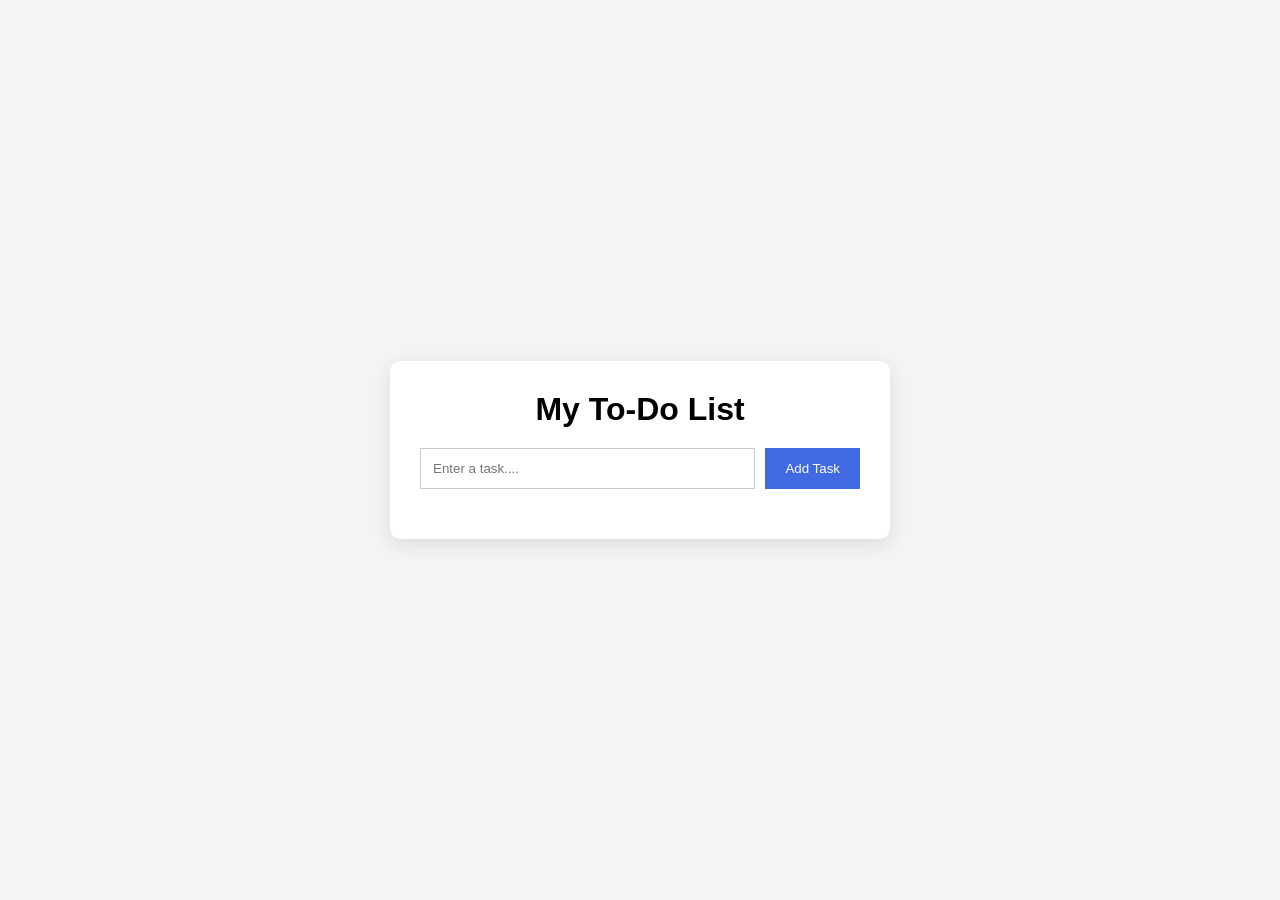
<file: JavaScript/TODO-APP/index.html>
<!DOCTYPE html>
<html lang="en">
<head>
    <meta charset="UTF-8">
    <meta name="viewport" content="width=device-width, initial-scale=1.0">
    <title>My TO-DO List</title>
    <link rel="stylesheet" href="style.css">
</head>
<body>
    
    <main class="todo-container">
        
        <h1>My To-Do List</h1>

        <form id="todoForm">

            <input 
                type="text"
                id="todoInput"
                placeholder="Enter a task...."
            >

            <button type="submit">
                Add Task
            </button>
        </form>

        <ul id="todoList"></ul>
    </main>

    <script src="script.js"></script>

</body>
</html>
</file>
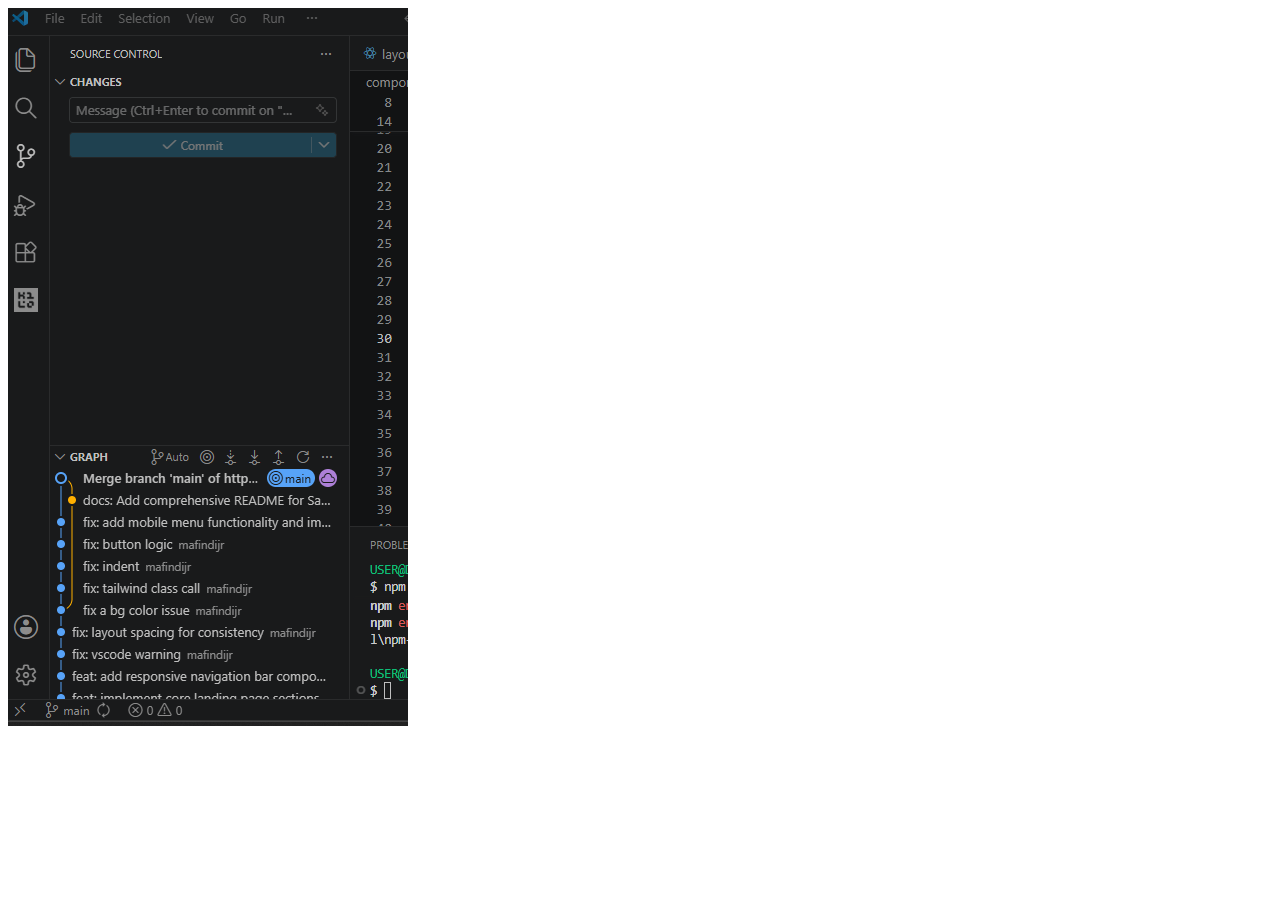
<file: drop-image.html>
<!DOCTYPE html>
<html lang="en">
<head>
    <meta charset="UTF-8">
    <meta name="viewport" content="width=device-width, initial-scale=1.0">
    <title>Drop Image Practice</title>
</head>
<body>

    <div style="width: 400px; overflow: scroll; object-fit: cover;">
        <img src="./image/webimg.png" alt="screenshort of a webpge">
    </div>
</body>
</html>
</file>
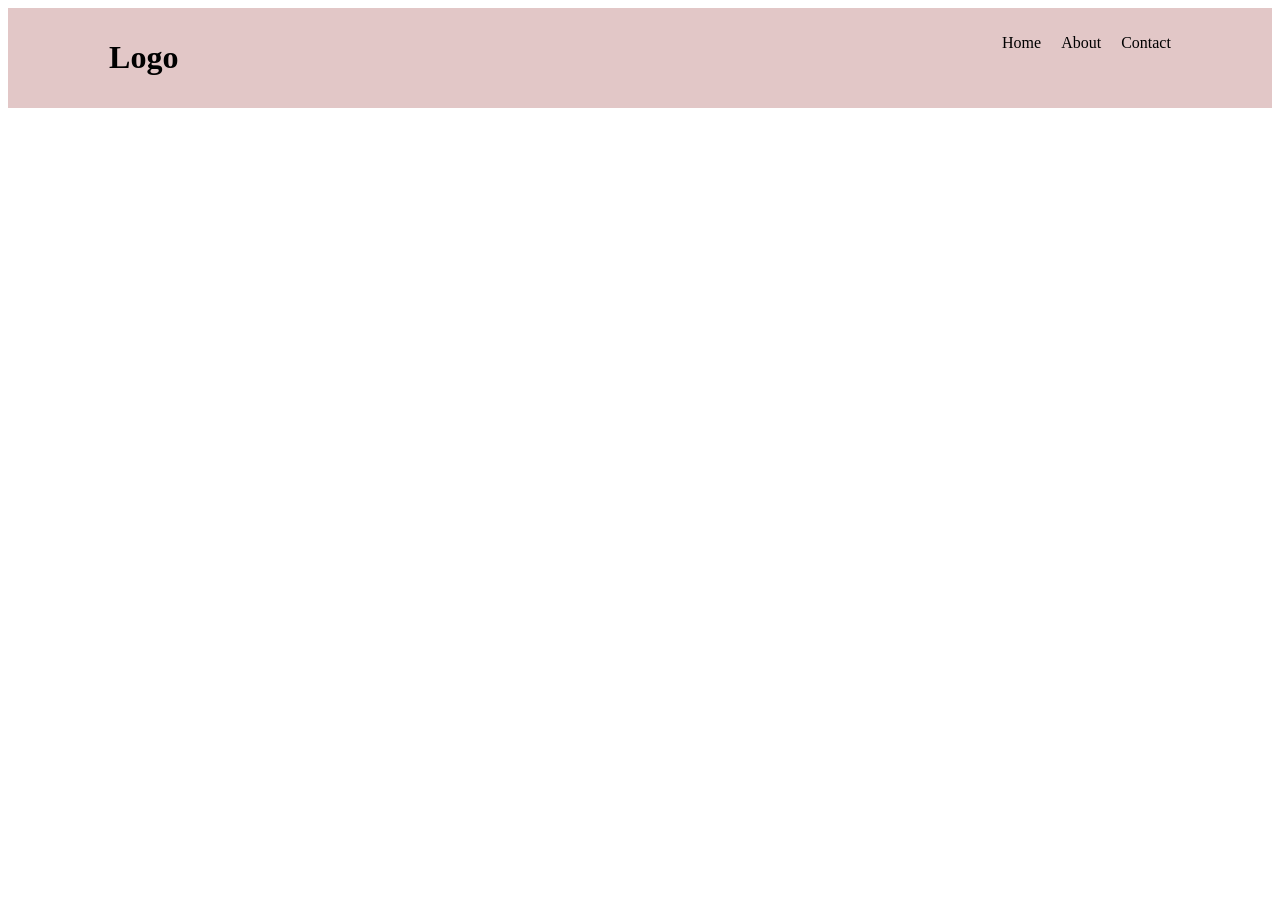
<file: flex-box.html>
<!DOCTYPE html>
<html lang="en">
<head>
    <meta charset="UTF-8">
    <meta name="viewport" content="width=device-width, initial-scale=1.0">
    <title>Nav Bar</title>
    <style>
        .container {
            display: flex;
            justify-content: space-between;
            padding: 10px 8%;
            background: #e2c7c7;
        }

        ul {
            display: flex;
            gap: 20px;
            list-style: none;
        }

        ul a {
            text-decoration: none;
            color: black;
        }
    </style>
</head>
<body>
    <div class="container">
        <h1>Logo</h1>

        <ul>
            <li><a href="#">Home</a></li>
            <li><a href="#">About</a></li>
            <li><a href="#">Contact</a></li>
        </ul>
    </div>
</body>
</html>
</file>
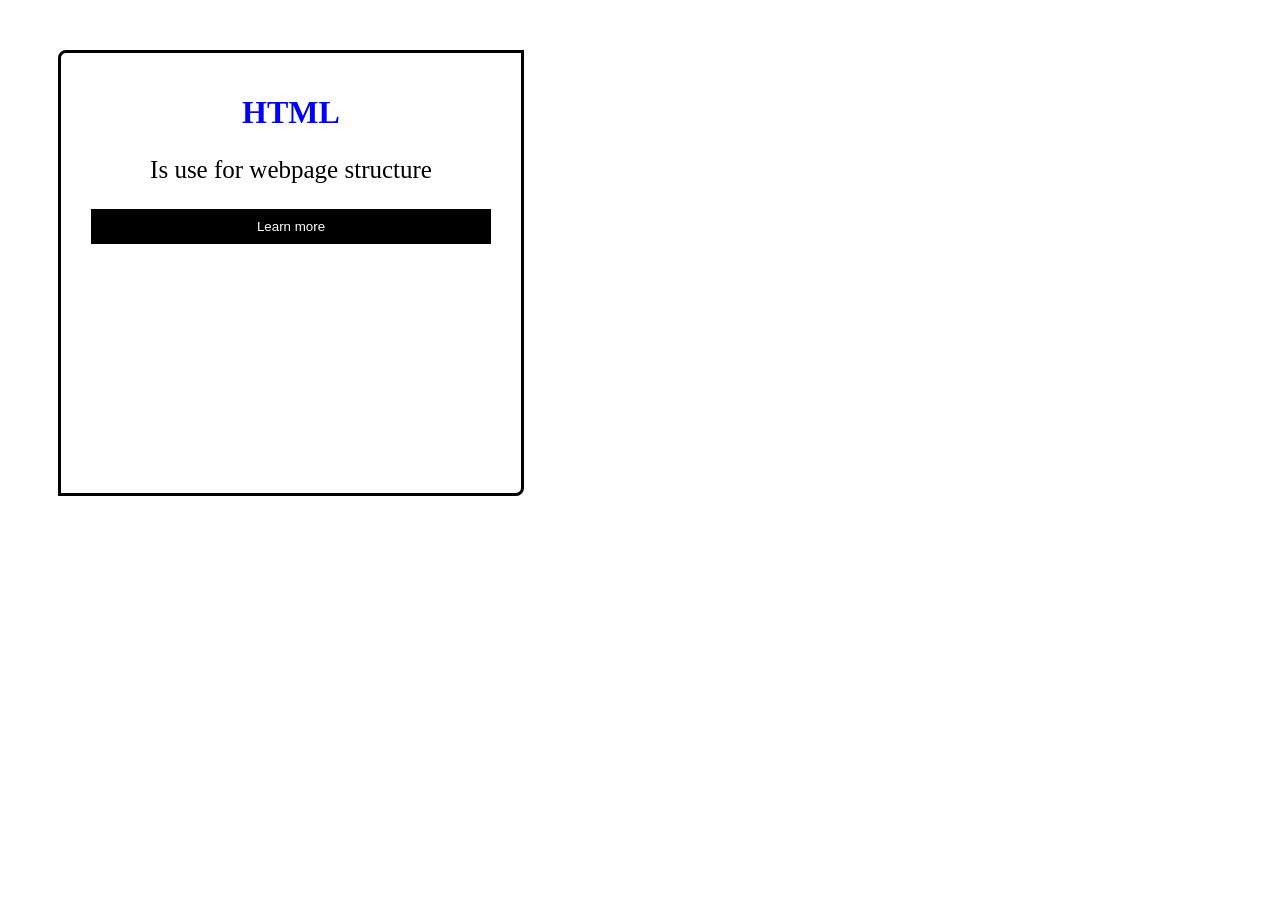
<file: selectors.html>
<!DOCTYPE html>
<html lang="en">
<head>
    <meta charset="UTF-8">
    <meta name="viewport" content="width=device-width, initial-scale=1.0">
    <title>Learning about div and css seletors</title>
    <style>
        /*id selector*/
        #container {
            width: 400px;
            height: 400px;
            border: solid black;
            padding: 20px 30px;
            margin: 50px;
            border-radius: 8px 0px;
            /* padding-top: 50px;
            padding-left: 50px; */
        }

        /*class selector*/
        .head-text {
            color: blue;
        }
        
        /*element selector*/
        p {
            font-size: 25px;
        }

        /*decendant selctor*/
        div button {
            background-color: #000;
            width: 100%;
            color: white;
            border: none;
            padding: 10px 30px;
        }

        /*pseudo selector*/
        button:hover {
            cursor: pointer;
            background: blue;
        }

    </style>
</head>
<body>
    <div id="container">
        <center>
            <h1 class="head-text">HTML</h1>
            <p>Is use for webpage structure</p>
            <button>Learn more</button>
        </center>
    </div>
</body>
</html>
</file>
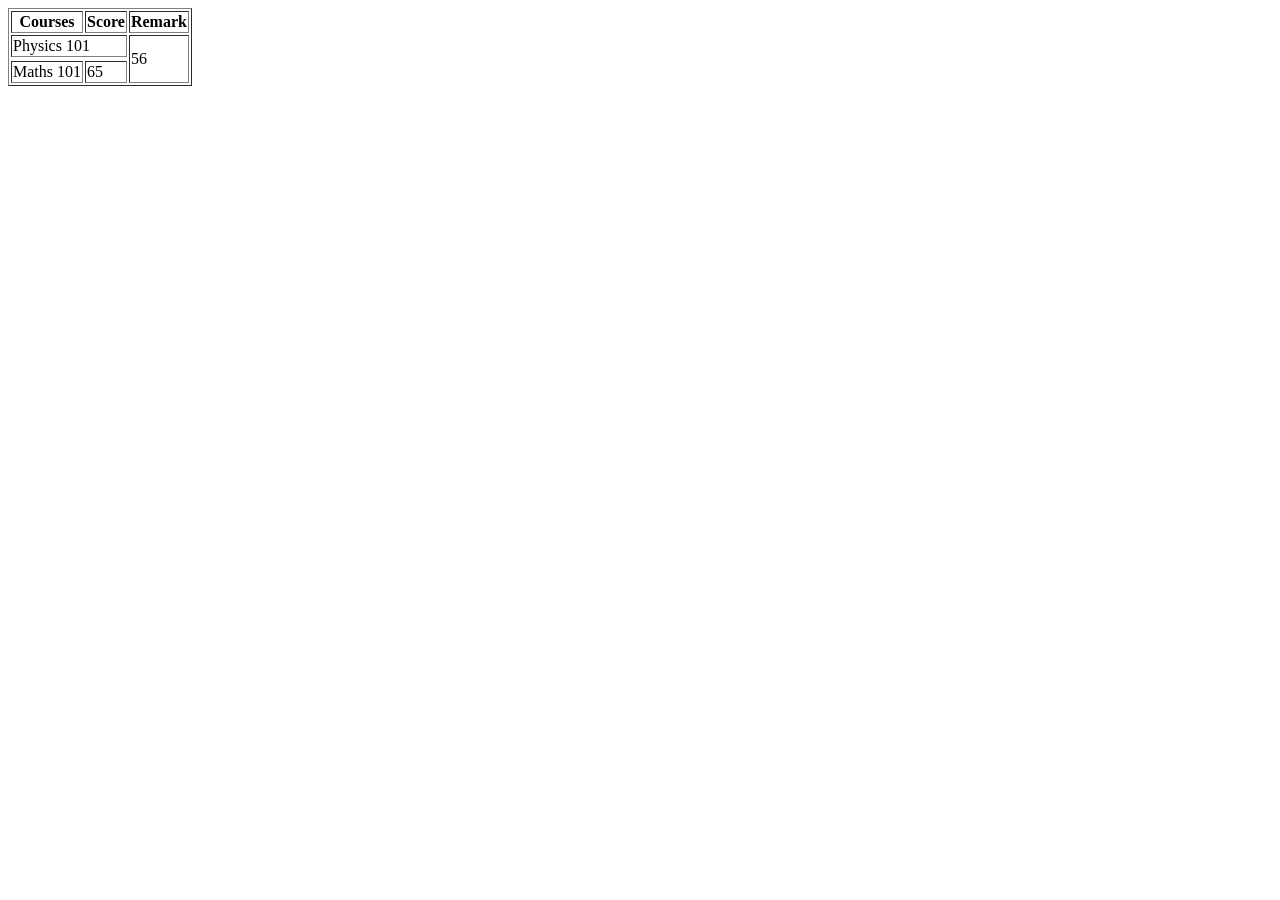
<file: table.html>
<!DOCTYPE html>
<html lang="en">
<head>
    <meta charset="UTF-8">
    <meta name="viewport" content="width=device-width, initial-scale=1.0">
    <title>table practive</title>
</head>
<body>
   <table border="1">
    <tr>
        <th>Courses</th>
        <th>Score</th>
        <th>Remark</th>
    </tr>
    <tr>
        <td colspan="2">Physics 101</td>
        <td rowspan="3">56</td>
        <!-- <td>c</td> -->
    </tr>
    <tr>
        <tr>
            <td>Maths 101</td>
            <td>65</td>
            <!-- <td>A</td> -->
        </tr>
    </tr>
   </table> 
</body>
</html>
</file>
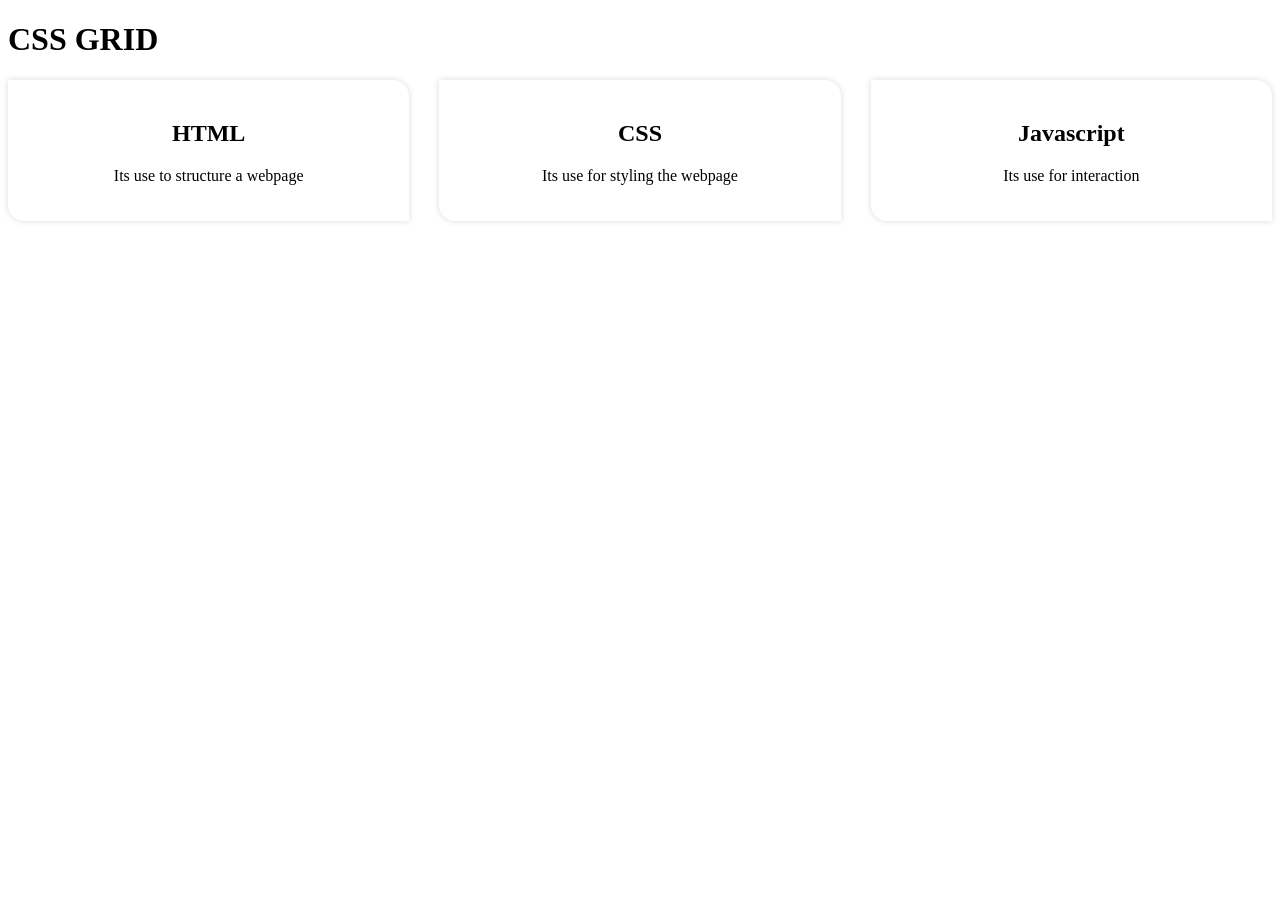
<file: CSS-Grid/grid.html>
<!DOCTYPE html>
<html lang="en">
<head>
    <meta charset="UTF-8">
    <meta name="viewport" content="width=device-width, initial-scale=1.0">
    <title>CSS Grid</title>
    <link rel="stylesheet" href="grid.css">
</head>
<body>

    <h1>CSS GRID</h1>

    <div id="container">

        <div class="card">
            <h2>HTML</h2>
            <p>Its use to structure a webpage</p>
        </div>

        <div class="card">
            <h2>
                CSS
            </h2>
            <p>Its use for styling the webpage</p>
        </div>

        <div class="card">
            <h2>Javascript</h2>
            <p>Its use for interaction</p>
        </div>

    </div>
</body>
</html>
</file>
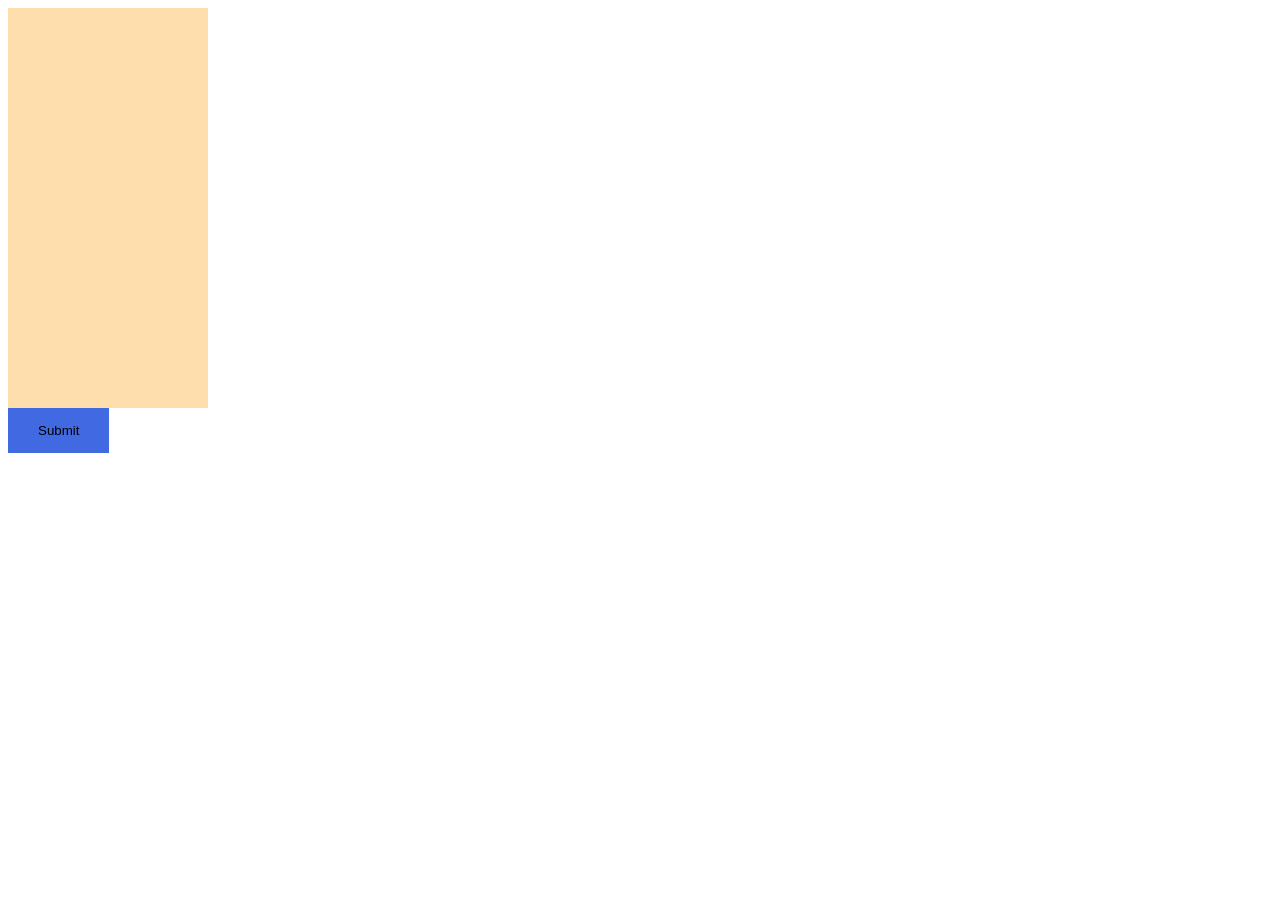
<file: CSS-Positions-Animation/animation-transition.html>
<!DOCTYPE html>
<html lang="en">
<head>
    <meta charset="UTF-8">
    <meta name="viewport" content="width=device-width, initial-scale=1.0">
    <title>Transition & Animations</title>
    <style>
        button {
        background-color: royalblue;
        padding: 15px 30px;
        border: none;
        cursor: pointer;
        transition: 0.5s;
        }

        button:hover {
            background-color: navy;
            transform: scale(1.1);
        }

        .card {
            width: 200px;
            height: 400px;
            background: navajowhite;
            transition: transform 0.4s, box-shadow 0.4s;
            
            
        }

        .card:hover {
            transform: translateY(-10px);
            box-shadow: 0 10px 20px rgba(0, 0, 0, 0.2);
            transform: rotate(50deg);

        }
    </style>
</head>
<body>

    <div class="card">

    </div>
    
    <button>
        Submit
    </button>
</body>
</html>
</file>
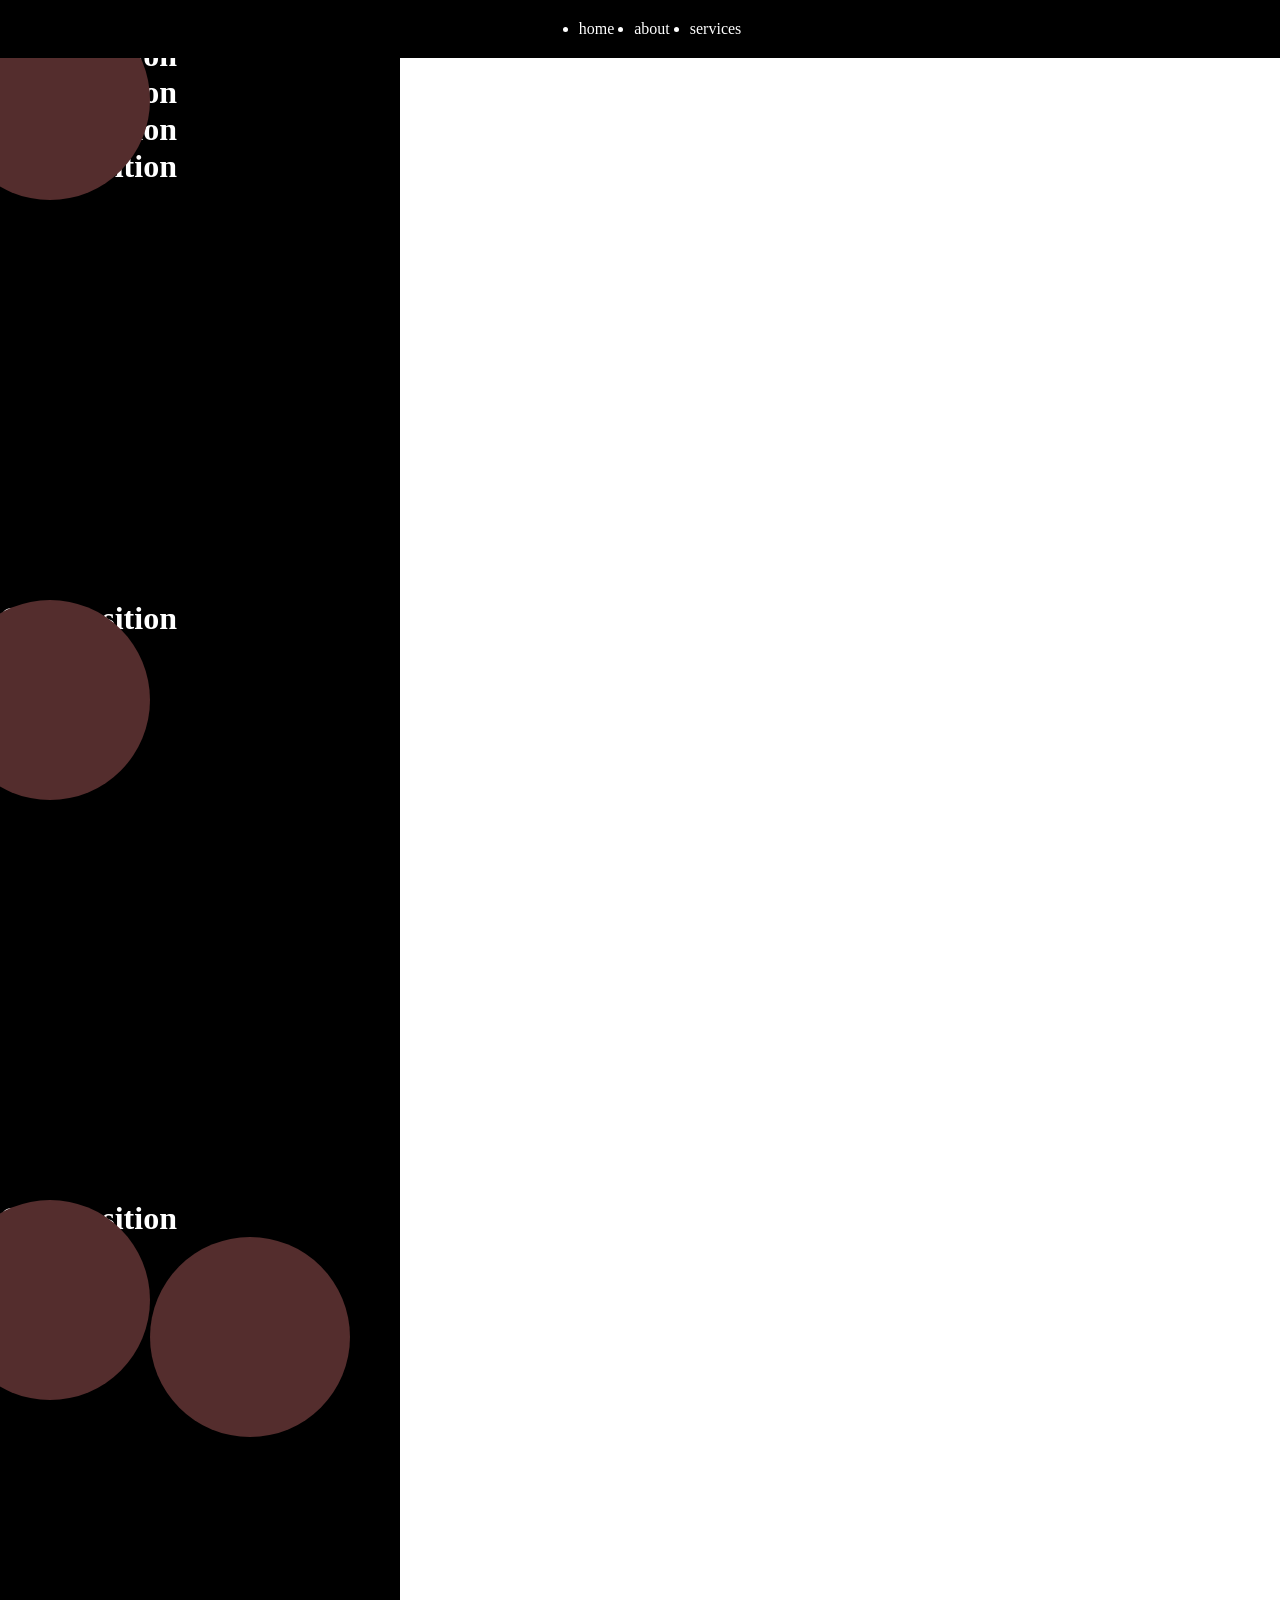
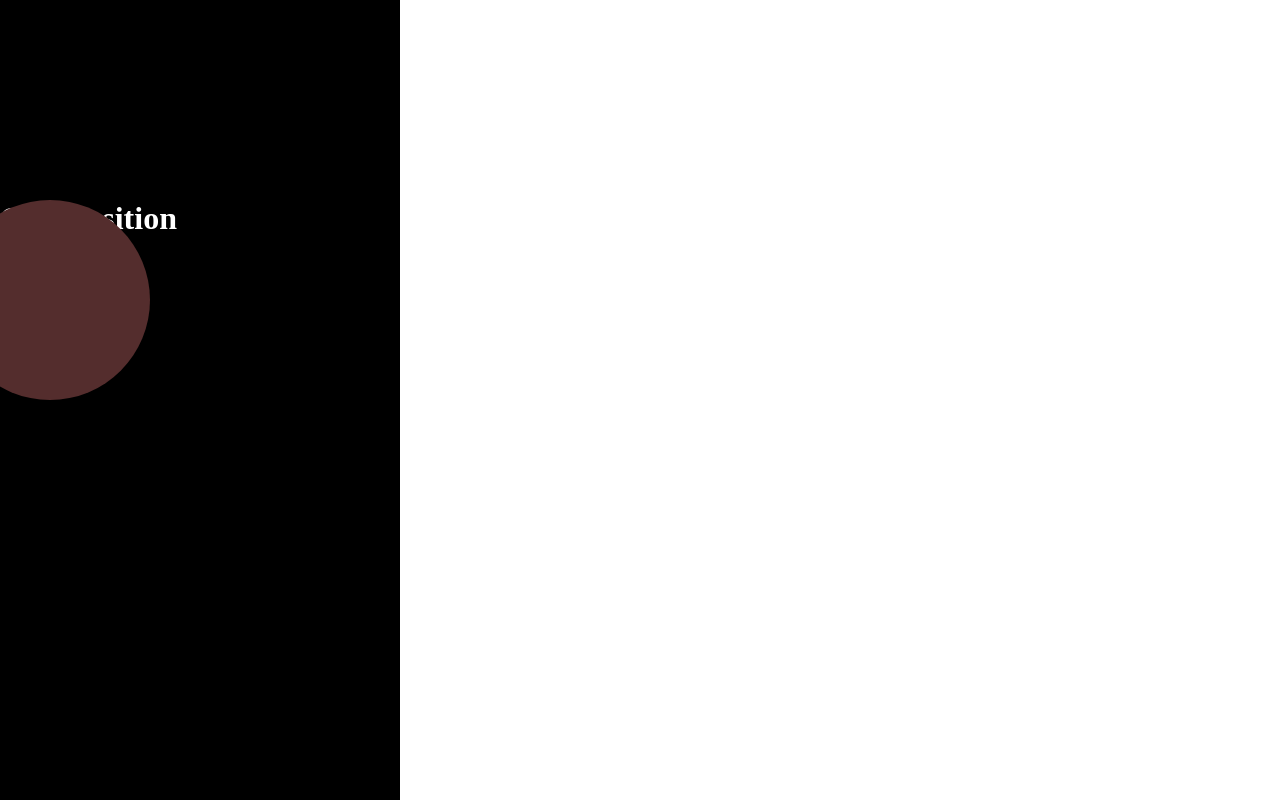
<file: CSS-Positions-Animation/css-position.html>
<!DOCTYPE html>
<html lang="en">
<head>
    <meta charset="UTF-8">
    <meta name="viewport" content="width=device-width, initial-scale=1.0">
    <title>Position</title>
    <style>
        * {
            padding: 0;
            margin: 0;
        }
        body {
            display: block;
            justify-content: center;
        }

        nav {
            display: flex;
            gap: 20px;
            background: #000;
            color: white;
            position: fixed;
            z-index: 10;
            width: 100%;
            height: auto;
            padding: 20px;
            justify-content: center;
            align-items: center;
        }

        nav ul {
            display: flex;
            gap: 20px;
        }

        div {
            width: 400px;
            height: 600px;
            background: #000;
            color: white;
            position: relative;

        }

        .absolute-div {
            margin-left: -50px;
            width: 200px;
            height: 200px;
            border-radius: 100%;
            background: #542d2d;
            position: absolute;
            top: 0;
        }

        .sticky-div {
            width: 200px;
            height: 200px;
            border-radius: 100%;
            background: #542d2d;
            right: 0;
            top: 0;
            left: 150px;
            position: sticky;
        }
    </style>
</head>
<body>

    <nav>
        <ul>
            <li>home</li>
            <li>about</li>
            <li>services</li>
        </ul>
    </nav>
    <div>
        <h1>CSS Position</h1>
        <h1>CSS Position</h1>
        <h1>CSS Position</h1>
        <h1>CSS Position</h1>
        <h1>CSS Position</h1>
        <div class="absolute-div">

        </div>
    </div>
    <div>
        <h1>CSS Position</h1>
        <div class="absolute-div">

        </div>
    </div>
    <div>
        <h1>CSS Position</h1>
        <div class="sticky-div">

        </div>
        <div class="absolute-div">

        </div>
    </div>
    <div>
        <h1>CSS Position</h1>
        <div class="absolute-div">

        </div>
    </div>
</body>
</html>
</file>
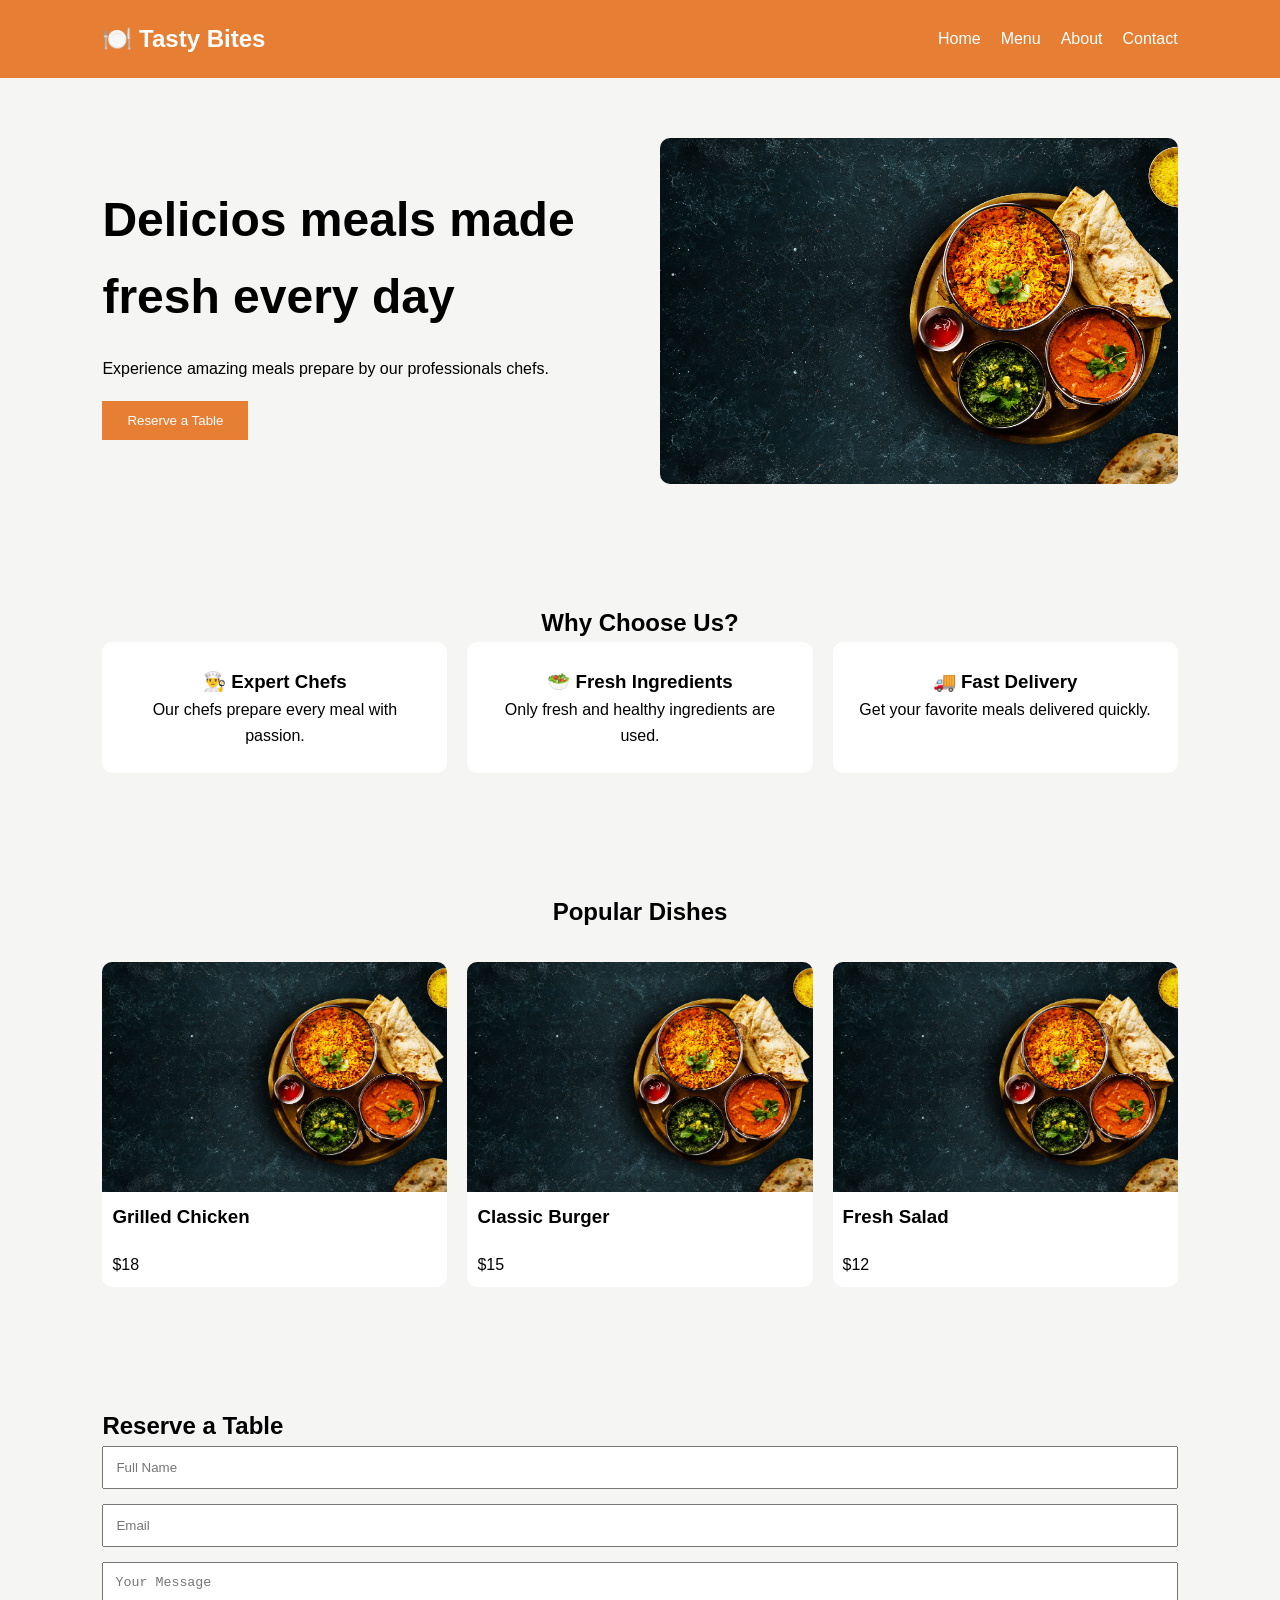
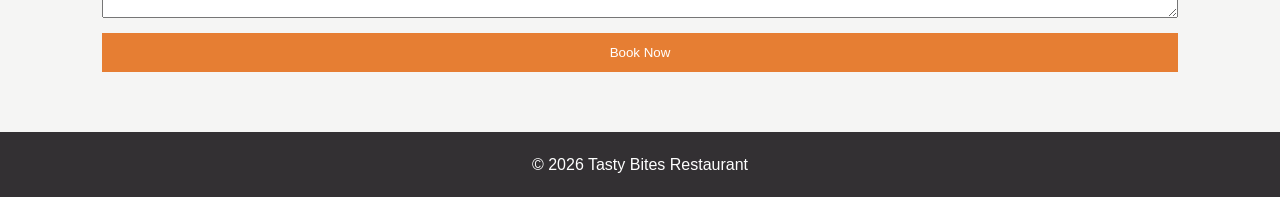
<file: restaurant-landing-page/landing-page.html>
<!DOCTYPE html>
<html lang="en">
<head>
    <meta charset="UTF-8">
    <meta name="viewport" content="width=device-width, initial-scale=1.0">
    <title>Tasty Bites Restaurant</title>
    <link rel="stylesheet" href="landing-page.css">
</head>
<body>
    <header>
        <nav class="navbar">
            <h2 class="logo">🍽️ Tasty Bites</h2>

            <ul class="nav-links">
                <li><a href="#">Home</a></li>
                <li><a href="#">Menu</a></li>
                <li><a href="#">About</a></li>
                <li><a href="#">Contact</a></li>
            </ul>
        </nav>
    </header>

    <main>
        <section class="hero">
            <div class="hero-text">
                <h1>Delicios meals made fresh every day</h1>

                <p>
                    Experience amazing meals prepare by our professionals chefs.
                </p>

                <button>Reserve a Table</button>
            </div>
            <div class="hero-image">
                <img src="./images/Hero-image.jpg" alt="Restaurant Food">
            </div>
        </section>
        <section class="features">

            <h2>Why Choose Us?</h2>

            <div class="feature-grid">

                <div class="card">
                    <h3>👨‍🍳 Expert Chefs</h3>
                    <p>Our chefs prepare every meal with passion.</p>
                </div>

                <div class="card">
                    <h3>🥗 Fresh Ingredients</h3>
                    <p>Only fresh and healthy ingredients are used.</p>
                </div>

                <div class="card">
                    <h3>🚚 Fast Delivery</h3>
                    <p>Get your favorite meals delivered quickly.</p>
                </div>

            </div>
        </section>

        <section class="menu">

            <h2>Popular Dishes</h2>

            <div class="menu-grid">

                <div class="food-card">
                    <img src="images/Hero-image.jpg" alt="">
                    <h3>Grilled Chicken</h3>
                    <p>$18</p>
                </div>

                <div class="food-card">
                    <img src="images/Hero-image.jpg" alt="">
                    <h3>Classic Burger</h3>
                    <p>$15</p>
                </div>

                <div class="food-card">
                    <img src="images/Hero-image.jpg" alt="">
                    <h3>Fresh Salad</h3>
                    <p>$12</p>
                </div>

            </div>

        </section>

        <section class="contact">

             <h2>Reserve a Table</h2>

            <form>

                <input type="text" placeholder="Full Name">

                <input type="email" placeholder="Email">

                <textarea placeholder="Your Message"></textarea>

                <button>Book Now</button>

            </form>

        </section>

    </main>

    <footer>

        <p>© 2026 Tasty Bites Restaurant</p>

    </footer>
</body>
</html>
</file>
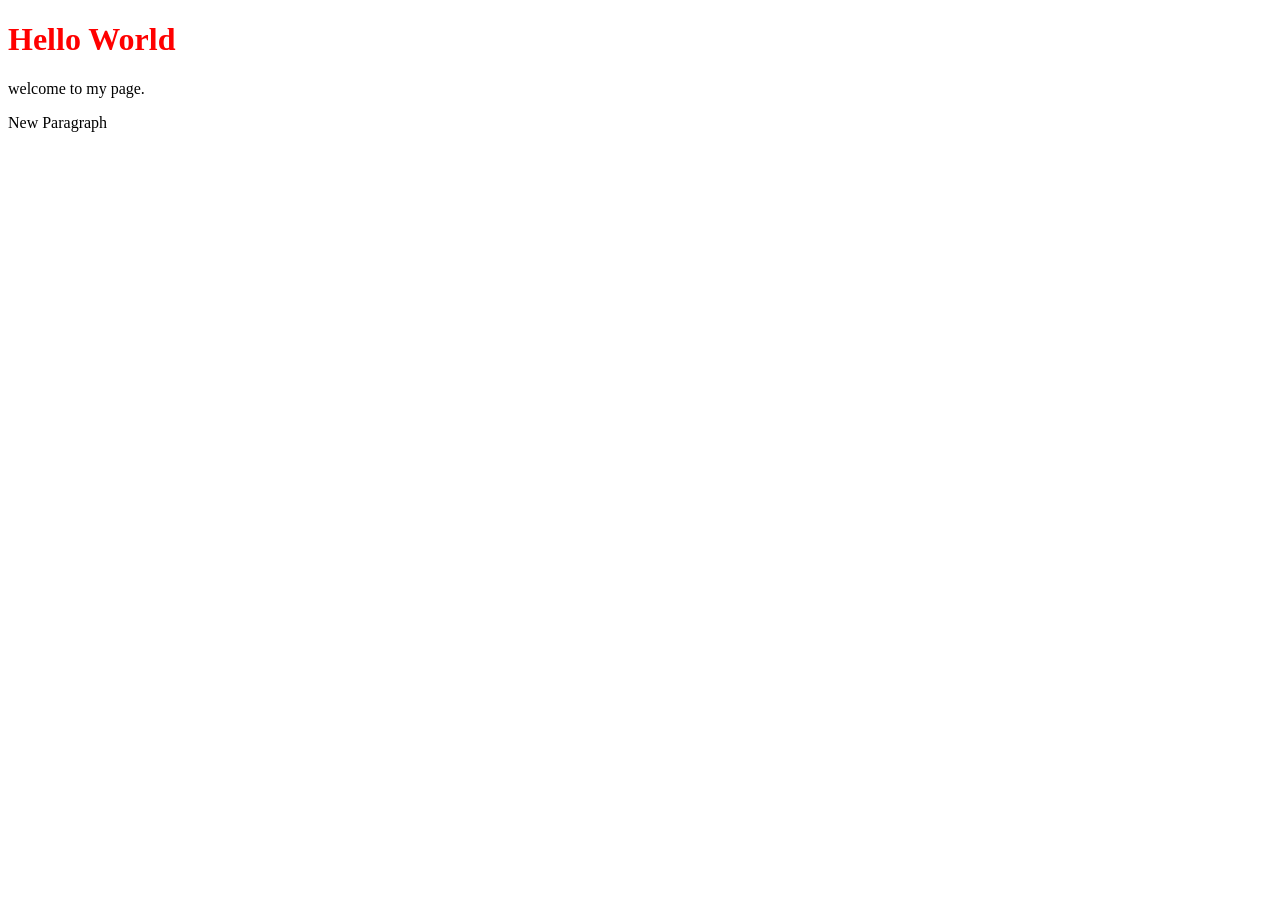
<file: JavaScript/JS-DOM-EVENTS/js-dom-events.html>
<!DOCTYPE html>
<html lang="en">
<head>
    <meta charset="UTF-8">
    <meta name="viewport" content="width=device-width, initial-scale=1.0">
    <title>Javasctipt DOM & Events</title>
    <style>
        #title {
            color: red;
        }

        .highlight {
            color: red;
            background-color: yellow;
        }
    </style>
</head>
<body>

    <h1 id="title">Hello World</h1>

    <p class="description">
        welcome to my page.
    </p>

    <div id="container"></div>

    <p id="message">helooooooo</p>

    <script>

        // getElementById() - document get or target or locate html element by its ID
        // const title = document.getElementById("title");

        // console.log(title);

        // querySelector() - uses CSS selectors

        // const title = document.querySelector('#title');

        // const description = document.querySelector('.description');

        // console.log(title, description);

        // title.textContent = "Welcome to javascript";

        // description.innerHTML = "<b>Abdul software engineer<b>";

        // document.querySelector('#title').textContent = "Welcome to javascript";

            // Changing CSS style with Javascript

        // const title = document.getElementById('title');

        // // title.style.color = "blue";

        // title.classList.add('highlight');
        // title.classList.remove('highlight');
        // title.classList.toggle('highlight');

        //we can create a new elements
         
        // const paragraph = document.createElement('p');
        // //<p></p>

        // paragraph.textContent = "This paragraph was created with javascript";

        // document.body.append(paragraph);

        // const element = document.createElement('div');

        // element.textContent = "hello Web dev";
        // // element.style.padding = "300px 400px ";

        // // element.style.border = '2px solid black';

        // document.body.append(element);

        // creating element inside a container

            const container = document.querySelector('#container');

            const paragraph = document.createElement('p');

            paragraph.textContent = "New Paragraph";

            container.append(paragraph);

            const message = document.querySelector('#message');

            message.remove();
    </script>
</body>
</html>
</file>
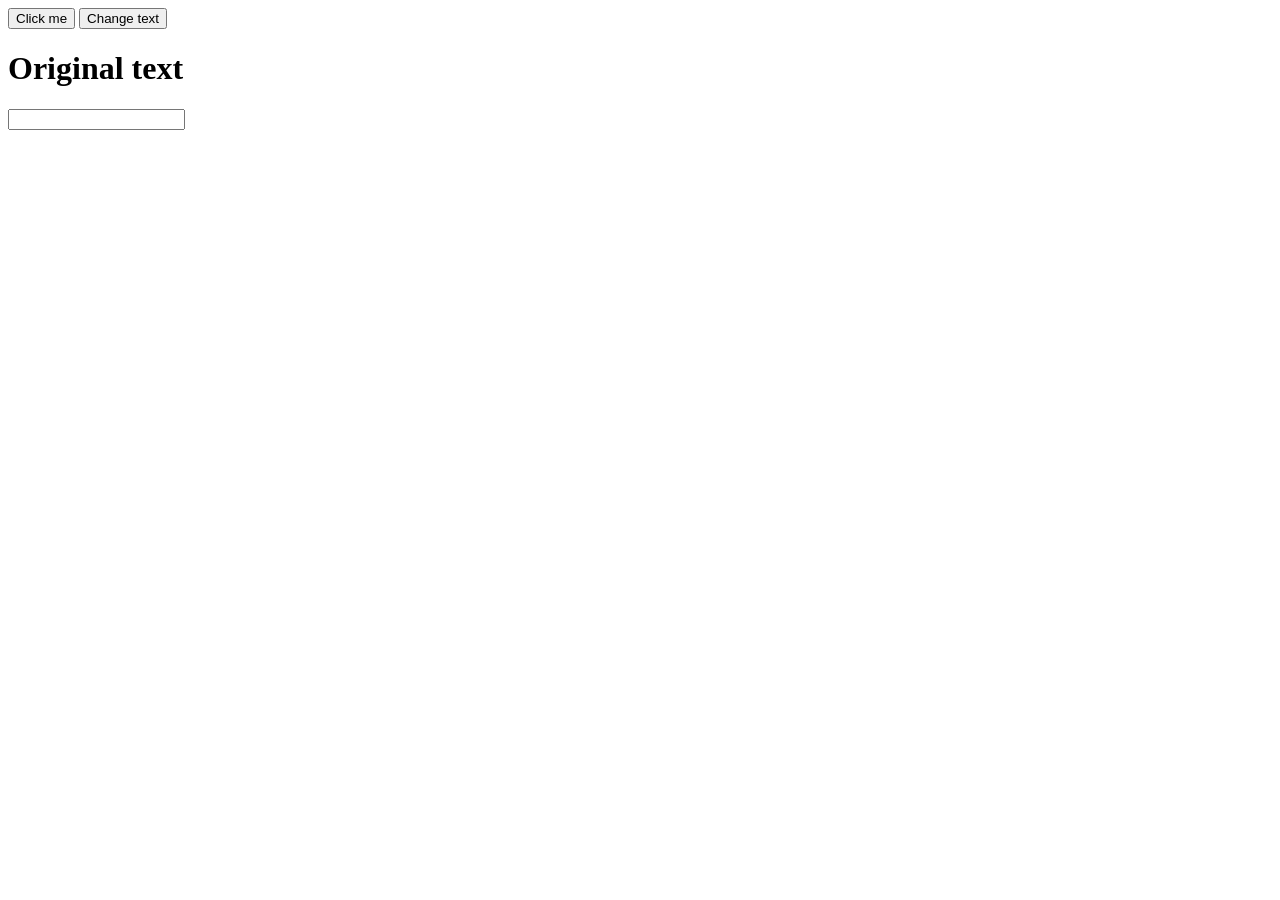
<file: JavaScript/JS-DOM-EVENTS/js-events.html>
<!DOCTYPE html>
<html lang="en">
<head>
    <meta charset="UTF-8">
    <meta name="viewport" content="width=device-width, initial-scale=1.0">
    <title>Javascript Event</title>
</head>
<body>

    <button id="button">Click me</button>

    <button class="btn">Change text</button>

    <h1 id="title">Original text</h1>

    <input id="nameInput" type="text">

    <p id="output"></p>
    
    <script>
        // an event is something  that happens in the browser
        //like - click, typing, submit form and others

        // code example
        // element.addEventListener("event", function);

        const button = document.querySelector('#button');

        button.addEventListener('click', () => console.log("button clicked"));

        // Click Event - fires when user clicks something on the page

        const button2 = document.querySelector('.btn');

        const title = document.querySelector('#title');
        
        button2.addEventListener('click', () => {
            title.textContent = "Text Changed";
        });

        // INPUT Events - event fires whenever the user types changes the value of an input

        const input = document.querySelector('#nameInput');

        const output = document.querySelector('#output');
        

        input.addEventListener('input', () => { output.textContent = input.value;});

    </script>
</body>
</html>
</file>
<file: JavaScript/TODO-APP/style.css>
* {
    padding: 0;
    margin: 0;
    box-sizing: border-box;
}

body {
    font-family: Arial, Helvetica, sans-serif;
    background: #f4f4f4;
    min-height: 100vh;
    display: flex;
    justify-content: center;
    align-items: center;
}

.todo-container {
    background: white;
    width: 90%;
    max-width: 500px;
    padding: 30px;
    border-radius: 10px;
    box-shadow: 0 5px 20px rgba(0,0,0,.1);
}

h1 {
    text-align: center;
    margin-bottom: 20px;
}

form {
    display: flex;
    gap: 10px;
}

input {
    flex: 1;
    padding: 12px;
    border: 1px solid #ccc;
}

button {
    padding: 12px 20px;
    border: none;
    background-color: royalblue;
    color: white;
    cursor: pointer;
}

button:hover {
    background: navy;
}

ul {
    list-style: none;
    margin-top: 20px;
}

li {
    display: flex;
    justify-content: center;
    align-items: center;
    padding: 12px;
    border-bottom: 1px solid #ddd;
}

li.completed {
    text-decoration: line-through;
    opacity: 0.5;
}

.delete-btn {
    background: crimson;
    padding: 6px 10px;
}
</file>
<file: CSS-Grid/grid.css>
#container {
    display: grid;
    /* grid-template-columns: 1fr 1fr 1fr; */
    grid-template-columns: repeat(3,1fr);
    /* grid-template-columns: repeat(2,1fr); */
    /* grid-template-rows: repeat(3,1fr); */
    gap: 30px;
}

.card {
    text-align: center;
    padding: 20px;
    box-shadow: 0 0 6px rgba(0, 0, 0, 0.15);
    border-radius: 0 16px;
}
</file>
<file: restaurant-landing-page/landing-page.css>
* {
    margin: 0;
    padding: 0;
    box-sizing: border-box;
}

body {
    font-family: arial, sans-serif;
    line-height: 1.6;
    background-color: #f5f5f4;
}

img {
    width: 100%;
    display: block;
}

.navbar {
    display: flex;
    justify-content: space-between;
    align-items: center;
    padding: 20px 8%;
    background-color: #e67e33;
}

.logo {
    color: white;
}

.nav-links {
    display: flex;
    gap: 20px;
    list-style: none;
}

.nav-links a {
    color: white;
    text-decoration: none;
    transition: 0.3s;
}

.nav-links a:hover {
    color: black;
}

.hero {
    display: grid;
    grid-template-columns: repeat(2, 1fr);
    align-items: center;
    gap: 40px;
    padding: 60px 8%;
}

.hero-text h1 {
    font-size:3rem;
    margin-bottom: 20px;
}

.hero-text p {
    margin-bottom: 20px;
}

button {
    padding: 12px 25px;
    background: #e67e33;
    color: white;
    border: none;
    cursor: pointer;
    transition: 0.3s;
}

button:hover {
    background: #c96a16;
    transform: scale(1.05);
}

.hero-image img {
    border-radius: 10px;
    animation: float 3s infinite;
}

.features{

    padding:60px 8%;
    text-align:center;

}

.feature-grid{

    display: grid;
    grid-template-columns: repeat(3,1fr);
    gap:20px;
    margin-top:30p

}

.card{

    background:white;
    padding: 25px;
    border-radius: 10px;
    transition: .3s;

}

.card:hover{

    transform:translateY(-10px);

}

.menu{

    padding:60px 8%;

}

.menu h2{

    text-align:center;
    margin-bottom:30px;

}

.menu-grid{

    display:grid;
    grid-template-columns:repeat(3,1fr);
    gap:20px;

}

.food-card{

    background:white;
    border-radius:10px;
    overflow:hidden;
    transition:.3s;

}

.food-card:hover{

    transform:scale(1.03);

}

.food-card h3,
.food-card p{

    padding:10px;

}


.contact{

    padding:60px 8%;

}

form{

    display:flex;
    flex-direction: column;
    gap:15px;

}

input,
textarea{

padding:12px;

}

footer{

    background:#333033;
    color:white;
    text-align:center;
    padding:20px;

}

@keyframes float{

    0%{
        transform:translateY(0);
    }

    50%{
        transform:translateY(-10px);
    }

    100%{
        transform:translateY(0);
    }

}

/* Tablet */

@media(max-width:768px){

    .hero{

        grid-template-columns: 1fr;

    }

    .feature-grid{

        grid-template-columns: 1fr 1fr;

    }

    .menu-grid{

        grid-template-columns: 1fr 1fr;

    }

}

/* Mobile */

@media(max-width:480px){

    .navbar{

        flex-direction:column;
        gap:15px;

    }

    .nav-links{

        flex-direction:column;
        text-align:center;

    }

    .feature-grid{

        grid-template-columns: 1fr;

    }

    .menu-grid{

        grid-template-columns: 1fr;

    }

    .hero-text h1{

        font-size: 2rem;

    }

}
</file>
